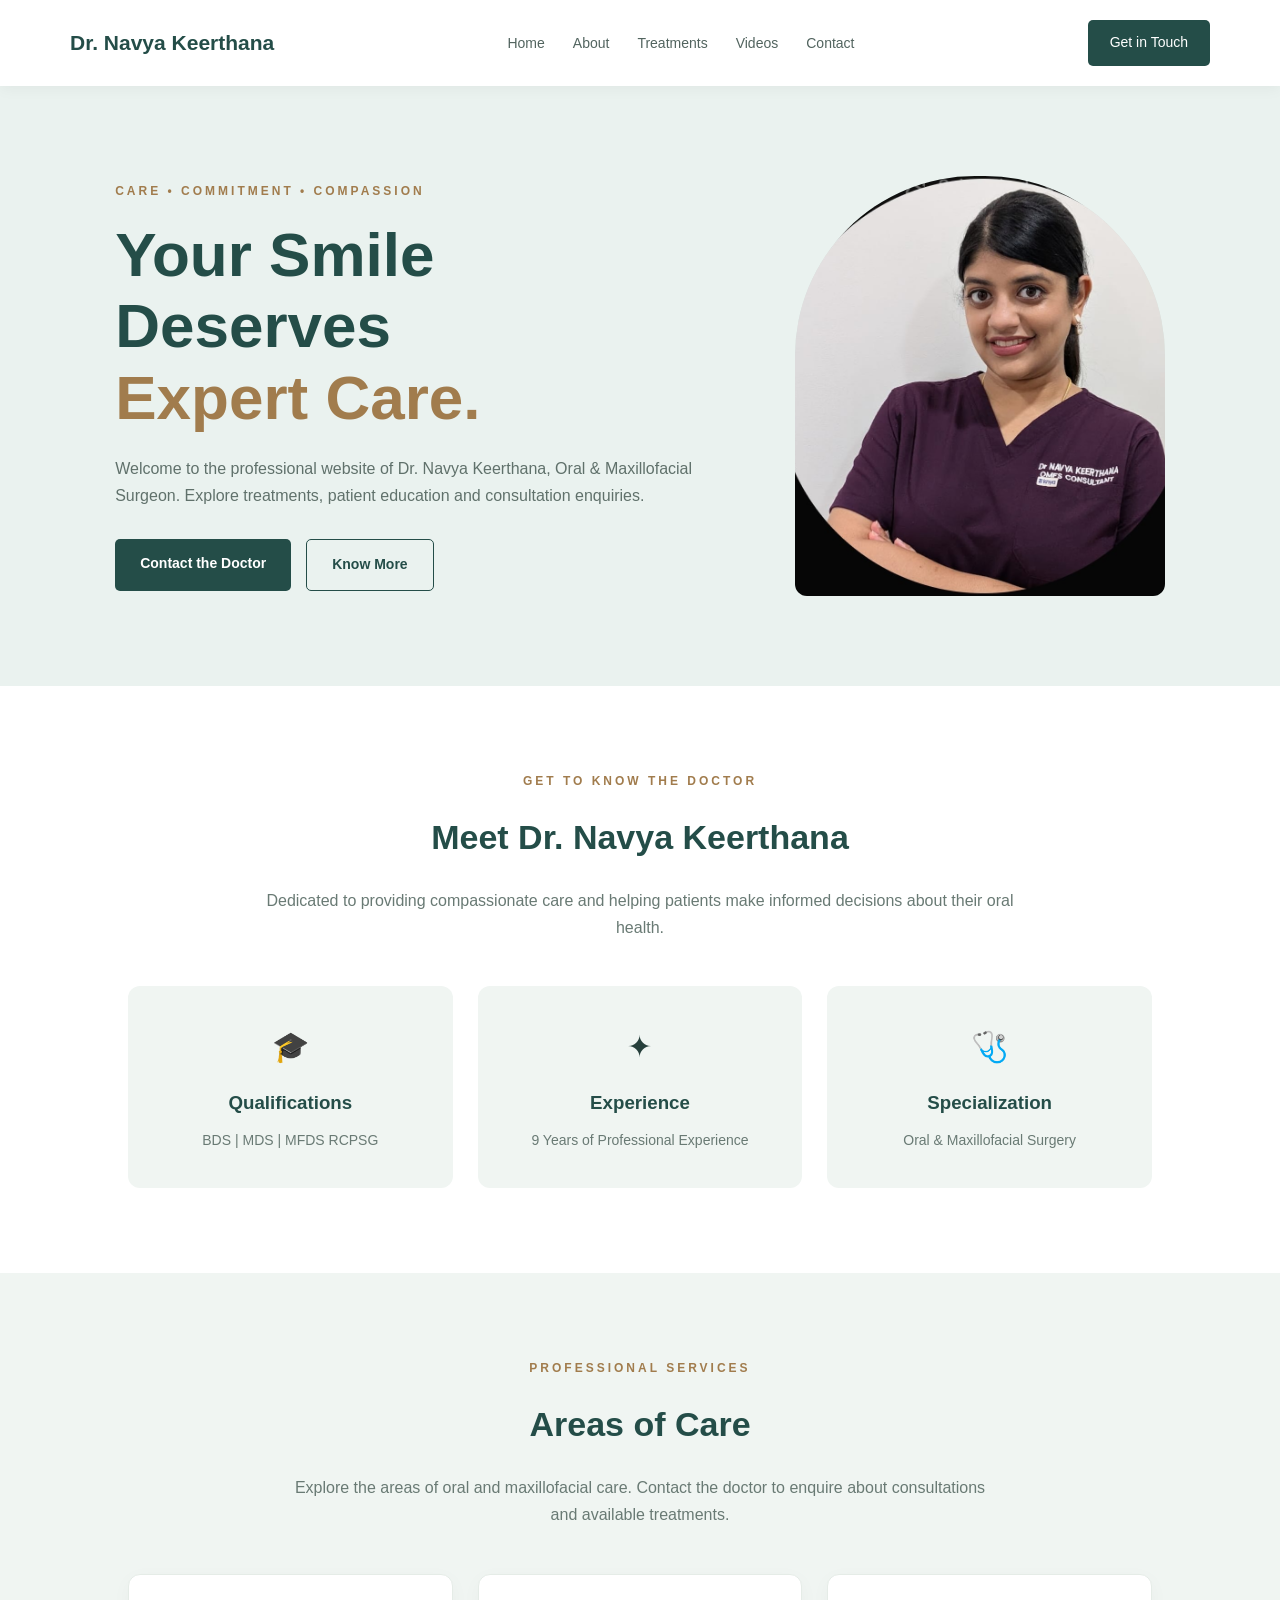
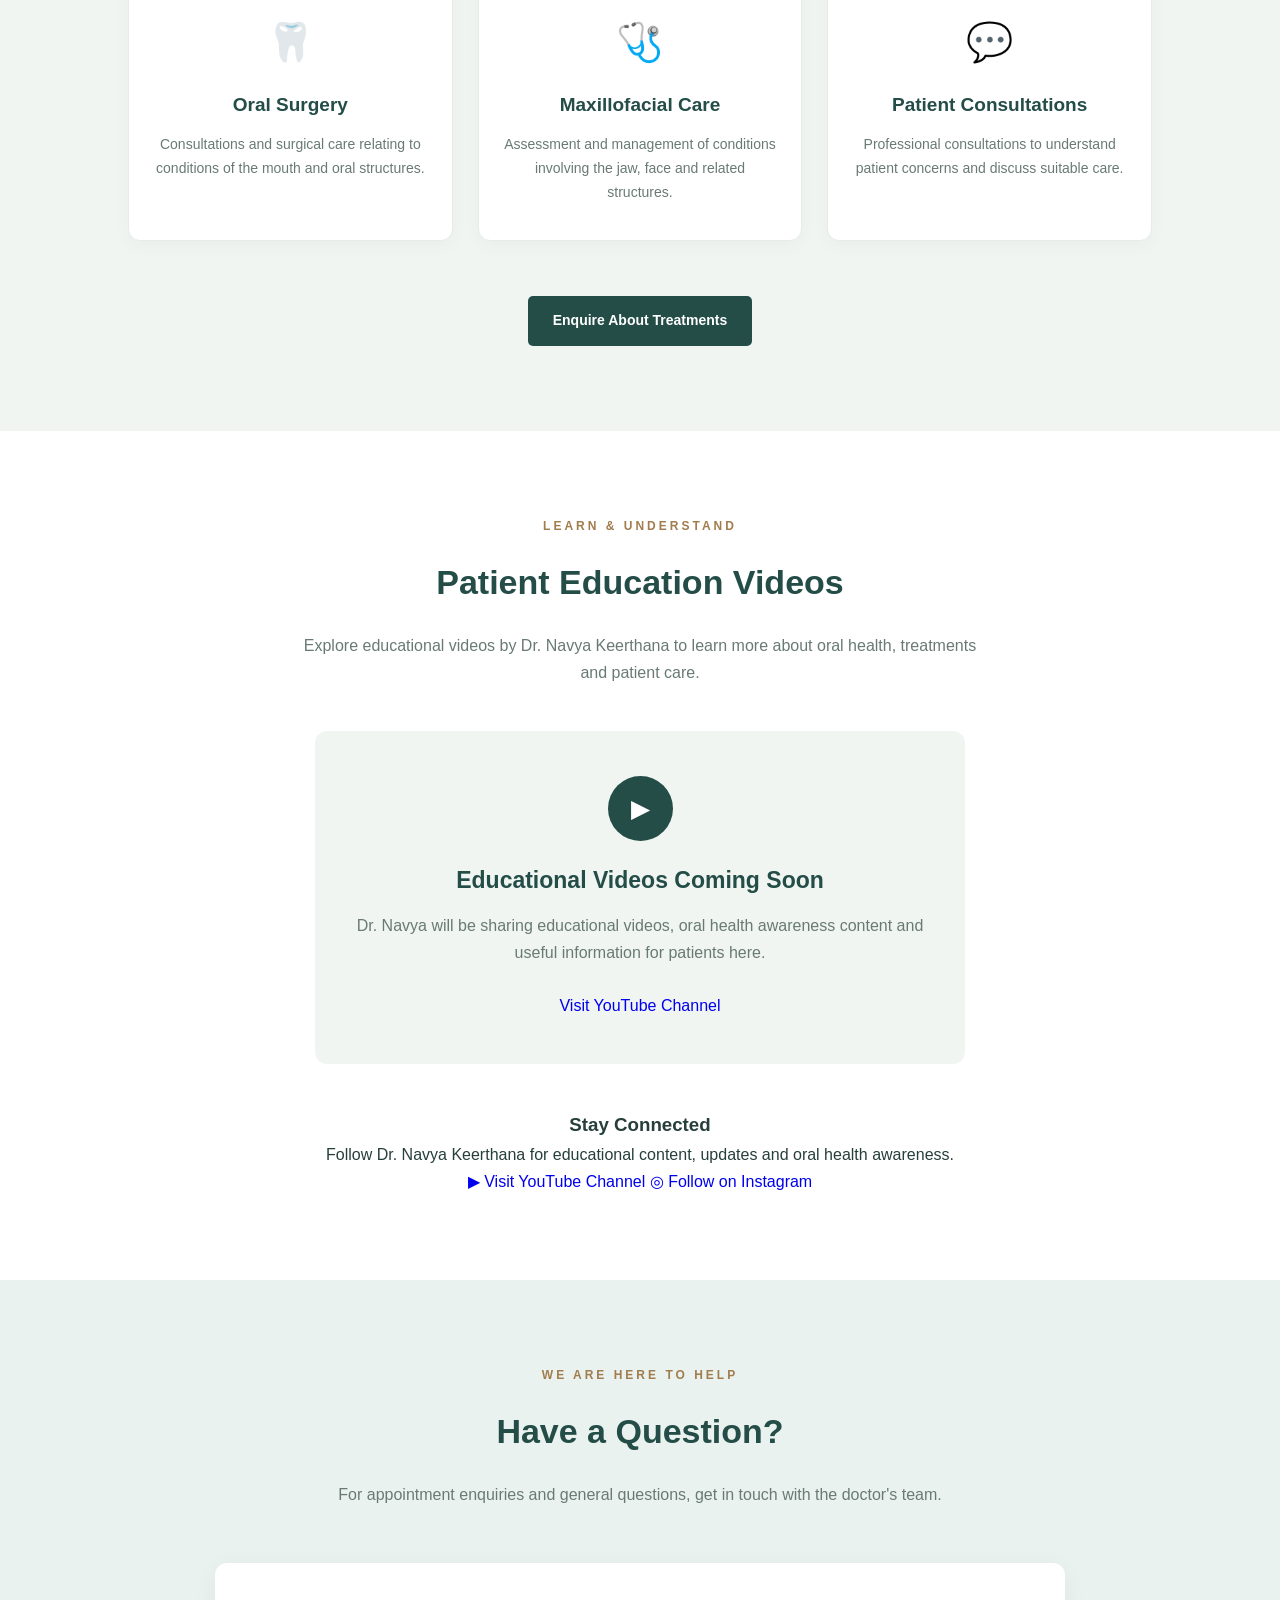
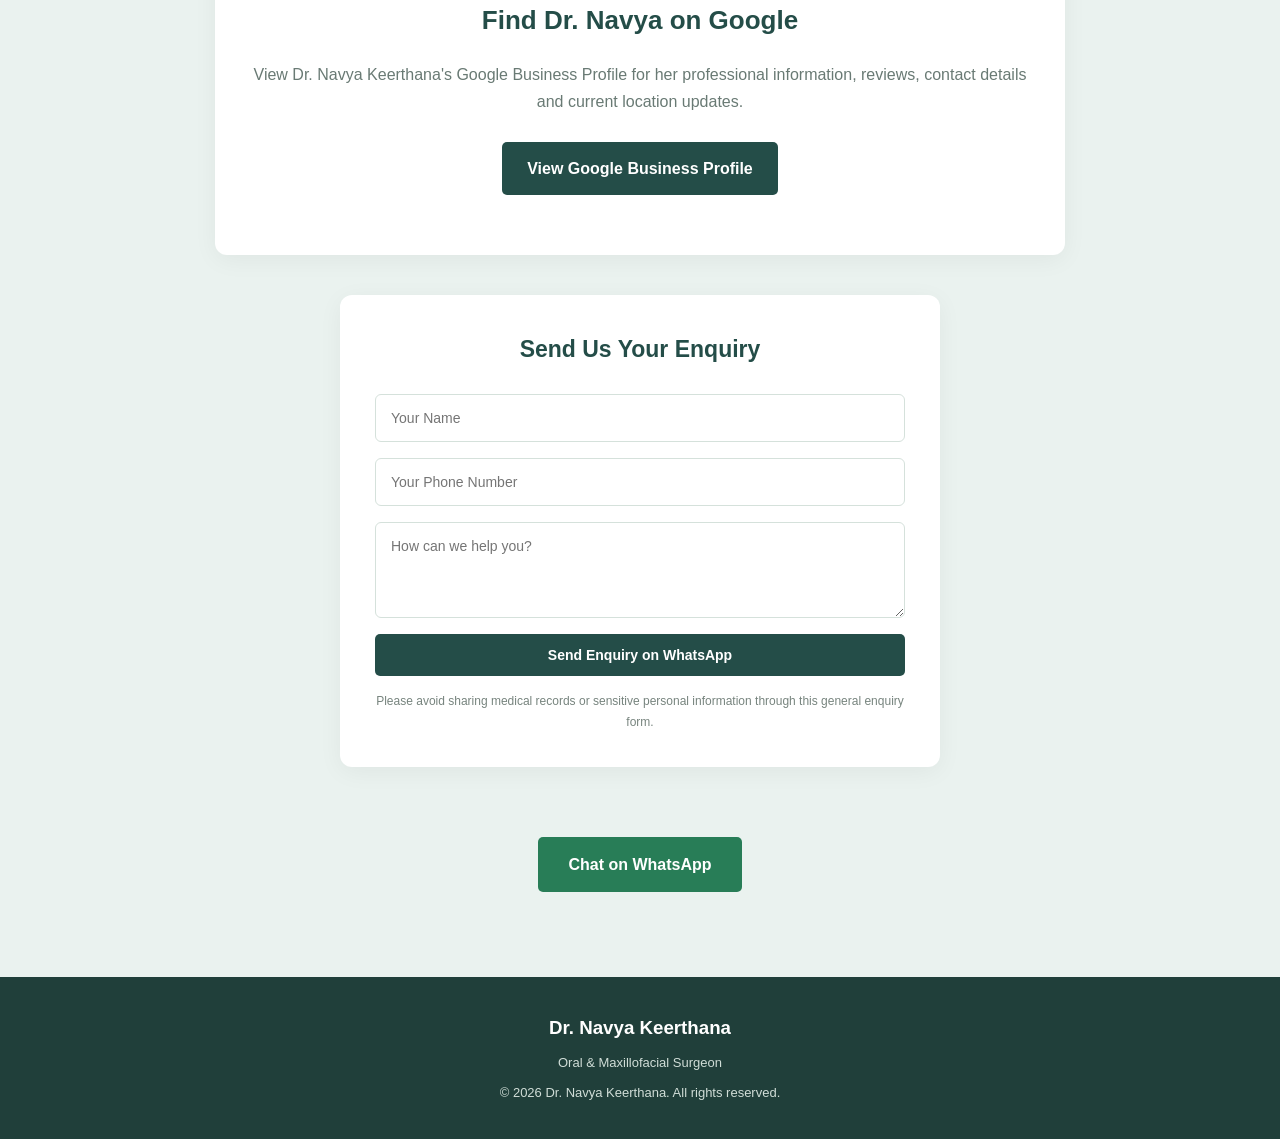
<file: index.html>
<!DOCTYPE html>
<html lang="en">
<head>
    <meta charset="UTF-8">
    <meta name="viewport" content="width=device-width, initial-scale=1.0">

    <title>Dr. Navya Keerthana | Oral & Maxillofacial Surgeon</title>

    <meta name="description" content="Explore the professional profile, treatments and patient education resources of Dr. Navya Keerthana.">

    <link rel="stylesheet" href="style.css">
</head>

<body>

    <!-- Navigation Bar -->
    <header>
        <nav class="navbar">
            <a href="#" class="logo">Dr. Navya Keerthana</a>

            <ul class="nav-links">
                <li><a href="#home">Home</a></li>
                <li><a href="#about">About</a></li>
                <li><a href="#treatments">Treatments</a></li>
                <li><a href="#videos">Videos</a></li>
                <li><a href="#contact">Contact</a></li>
            </ul>

            <a href="#contact" class="nav-button">Get in Touch</a>
        </nav>
    </header>

    <!-- Hero Section -->
    <section class="hero" id="home">

        <div class="hero-content">
            <p class="tagline">CARE • COMMITMENT • COMPASSION</p>

            <h1>
                Your Smile Deserves
                <span>Expert Care.</span>
            </h1>

            <p class="hero-description">
                Welcome to the professional website of
                Dr. Navya Keerthana, Oral & Maxillofacial Surgeon.
                Explore treatments, patient education and consultation enquiries.
            </p>

            <div class="hero-buttons">
                <a href="#contact" class="primary-button">
                    Contact the Doctor
                </a>

                <a href="#about" class="secondary-button">
                    Know More
                </a>
            </div>
        </div>

        <div class="hero-image">
    <img
        src="doctor.jpg"
        alt="Dr. Navya Keerthana, Oral and Maxillofacial Surgeon"
        class="doctor-photo"
    >
</div>
        </div>

    </section>

    
<!-- ABOUT SECTION -->
<section class="about" id="about">

    <p class="section-label">GET TO KNOW THE DOCTOR</p>

    <h2>Meet Dr. Navya Keerthana</h2>

    <p class="about-intro">
        Dedicated to providing compassionate care and helping
        patients make informed decisions about their oral health.
    </p>

    <div class="about-details">

        <div class="about-card">
            <span class="about-icon">🎓</span>
            <h3>Qualifications</h3>
            <p>BDS | MDS | MFDS RCPSG</p>
        </div>

        <div class="about-card">
            <span class="about-icon">✦</span>
            <h3>Experience</h3>
            <p>9 Years of Professional Experience</p>
        </div>

        <div class="about-card">
            <span class="about-icon">🩺</span>
            <h3>Specialization</h3>
            <p>Oral & Maxillofacial Surgery</p>
        </div>

    </div>

</section>


    
<!-- TREATMENTS SECTION -->
<section class="treatments" id="treatments">

    <p class="section-label">PROFESSIONAL SERVICES</p>

    <h2>Areas of Care</h2>

    <p class="treatments-intro">
        Explore the areas of oral and maxillofacial care.
        Contact the doctor to enquire about consultations
        and available treatments.
    </p>

    <div class="treatment-grid">

        <div class="treatment-card">
            <div class="treatment-icon">🦷</div>
            <h3>Oral Surgery</h3>
            <p>
                Consultations and surgical care relating to
                conditions of the mouth and oral structures.
            </p>
        </div>

        <div class="treatment-card">
            <div class="treatment-icon">🩺</div>
            <h3>Maxillofacial Care</h3>
            <p>
                Assessment and management of conditions
                involving the jaw, face and related structures.
            </p>
        </div>

        <div class="treatment-card">
            <div class="treatment-icon">💬</div>
            <h3>Patient Consultations</h3>
            <p>
                Professional consultations to understand
                patient concerns and discuss suitable care.
            </p>
        </div>

    </div>

    <a href="#contact" class="primary-button treatment-button">
        Enquire About Treatments
    </a>

</section>


    
<!-- EDUCATIONAL VIDEOS SECTION -->
<section class="videos" id="videos">

    <p class="section-label">LEARN & UNDERSTAND</p>

    <h2>Patient Education Videos</h2>

    <p class="videos-intro">
        Explore educational videos by Dr. Navya Keerthana
        to learn more about oral health, treatments
        and patient care.
    </p>

    
<div class="video-coming-soon">

    <div class="coming-soon-icon">▶</div>

    <h3>Educational Videos Coming Soon</h3>

    <p>
        Dr. Navya will be sharing educational videos,
        oral health awareness content and useful
        information for patients here.
    </p>

    <a href="https://www.youtube.com/@drnavyaomfs"
       target="_blank"
       rel="noopener noreferrer"
       class="youtube-button">
        Visit YouTube Channel
    </a>

</div>


    <!-- SOCIAL MEDIA LINKS -->

    <div class="social-links">

        <h3>Stay Connected</h3>

        <p>
            Follow Dr. Navya Keerthana for educational
            content, updates and oral health awareness.
        </p>

        <div class="social-buttons">

            <a href="https://www.youtube.com/@drnavyaomfs"
               target="_blank"
               rel="noopener noreferrer"
               class="youtube-button">
                ▶ Visit YouTube Channel
            </a>

            <a href="https://www.instagram.com/drnavyaomfs/"
               target="_blank"
               rel="noopener noreferrer"
               class="instagram-button">
                ◎ Follow on Instagram
            </a>

        </div>

    </div>

</section>



    <!-- Contact Section -->
    <section class="contact" id="contact">
        <p class="section-label">WE ARE HERE TO HELP</p>

        <h2>Have a Question?</h2>

        <p>
            For appointment enquiries and general questions,
            get in touch with the doctor's team.
        </p>
        

<!-- GOOGLE BUSINESS PROFILE -->

<div class="clinic-location">

    <h3>Find Dr. Navya on Google</h3>

    <p>
        View Dr. Navya Keerthana's Google Business Profile
        for her professional information, reviews,
        contact details and current location updates.
    </p>

    <a
        href="https://share.google/jEvGGC6K2L27bVGa2"
        target="_blank"
        rel="noopener noreferrer"
        class="map-button">
        View Google Business Profile
    </a>

</div>

        
<!-- PATIENT ENQUIRY FORM -->

<div class="query-form-container">

    <h3>Send Us Your Enquiry</h3>

    <form id="patient-query-form">

        <input
            type="text"
            id="patient-name"
            placeholder="Your Name"
            required
        >

        <input
            type="tel"
            id="patient-phone"
            placeholder="Your Phone Number"
            required
        >

        <textarea
            id="patient-message"
            placeholder="How can we help you?"
            rows="4"
            required
        ></textarea>

        <button type="submit" class="primary-button">
            Send Enquiry on WhatsApp
        </button>

    </form>

    <p class="form-note">
        Please avoid sharing medical records or sensitive
        personal information through this general enquiry form.
    </p>

</div>


        <a href="https://wa.me/919945156307"
   target="_blank"
   rel="noopener noreferrer"
   class="whatsapp-button">
    Chat on WhatsApp
</a>
    </section>

    <!-- Footer -->
    <footer>
        <h3>Dr. Navya Keerthana</h3>

        <p>Oral & Maxillofacial Surgeon</p>

        <p>© 2026 Dr. Navya Keerthana. All rights reserved.</p>
    </footer>

    <script src="script.js"></script>

</body>
</html>
</file>
<file: style.css>
/* GENERAL SETTINGS */
* {
    margin: 0;
    padding: 0;
    box-sizing: border-box;
    scroll-behavior: smooth;
}

body {
    font-family: 'Segoe UI', sans-serif;
    background: #FAFCFA;
    color: #263F3B;
    line-height: 1.7;
}

a {
    text-decoration: none;
}

/* NAVIGATION BAR */
header {
    background: #FFFFFF;
    position: sticky;
    top: 0;
    z-index: 100;
    box-shadow: 0 2px 15px rgba(0,0,0,0.05);
}

.navbar {
    max-width: 1200px;
    margin: auto;
    padding: 20px 30px;
    display: flex;
    justify-content: space-between;
    align-items: center;
}

.logo {
    font-size: 21px;
    font-weight: 700;
    color: #244D48;
}

.nav-links {
    display: flex;
    list-style: none;
    gap: 28px;
}

.nav-links a {
    color: #52645F;
    font-size: 14px;
    transition: 0.3s;
}

.nav-links a:hover {
    color: #B08A58;
}

.nav-button {
    background: #244D48;
    color: white;
    padding: 11px 22px;
    border-radius: 5px;
    font-size: 14px;
}

/* HOME SECTION */
.hero {
    min-height: 570px;
    padding: 90px 9%;
    display: flex;
    align-items: center;
    justify-content: space-between;
    gap: 50px;
    background: #EAF2EF;
}

.hero-content {
    max-width: 600px;
}

.tagline, .section-label {
    color: #A17C4D;
    font-size: 12px;
    letter-spacing: 3px;
    font-weight: 700;
    margin-bottom: 18px;
}

.hero h1 {
    font-size: clamp(38px, 5vw, 62px);
    line-height: 1.15;
    color: #244D48;
    margin-bottom: 22px;
}

.hero h1 span {
    display: block;
    color: #A17C4D;
}

.hero-description {
    color: #60716B;
    font-size: 16px;
    margin-bottom: 30px;
}

.hero-buttons {
    display: flex;
    gap: 15px;
    flex-wrap: wrap;
}

.primary-button, .secondary-button {
    padding: 13px 25px;
    border-radius: 5px;
    font-weight: 600;
    font-size: 14px;
}

.primary-button {
    background: #244D48;
    color: white;
}

.secondary-button {
    border: 1px solid #244D48;
    color: #244D48;
}

/* DOCTOR PHOTO */
.hero-image {
    width: 370px;
    min-width: 280px;
    height: 420px;
    background: #D7E4DF;
    border-radius: 180px 180px 12px 12px;
    display: flex;
    justify-content: center;
    align-items: center;
    text-align: center;
}

.image-placeholder {
    padding: 20px;
    color: #526B63;
}

.image-placeholder small {
    font-size: 12px;
}

/* ABOUT SECTION */
.about, .treatments, .videos, .contact {
    padding: 85px 10%;
    text-align: center;
}

.about h2, .treatments h2,
.videos h2, .contact h2 {
    font-size: 34px;
    color: #244D48;
    margin-bottom: 20px;
}

.about > p:last-child,
.treatments > p:not(.section-label),
.videos > p:not(.section-label),
.contact > p:not(.section-label) {
    max-width: 700px;
    margin: auto;
    color: #697A74;
}


/* TREATMENTS SECTION */

.treatments {
    background: #F0F5F2;
}

.treatments-intro {
    max-width: 700px;
    margin: 0 auto;
    color: #697A74;
}

.treatment-grid {
    display: grid;
    grid-template-columns: repeat(3, 1fr);
    gap: 25px;
    max-width: 1100px;
    margin: 45px auto;
}

.treatment-card {
    background: #FFFFFF;
    padding: 35px 25px;
    border-radius: 12px;
    text-align: center;
    border: 1px solid #E5ECE7;
    box-shadow: 0 5px 20px rgba(0,0,0,0.03);
    transition: 0.3s ease;
}

.treatment-card:hover {
    transform: translateY(-8px);
    box-shadow: 0 12px 25px rgba(36,77,72,0.10);
}

.treatment-icon {
    font-size: 38px;
    margin-bottom: 15px;
}

.treatment-card h3 {
    color: #244D48;
    font-size: 19px;
    margin-bottom: 12px;
}

.treatment-card p {
    color: #697A74;
    font-size: 14px;
}

.treatment-button {
    display: inline-block;
    margin-top: 10px;
}

@media (max-width: 768px) {
    .treatment-grid {
        grid-template-columns: 1fr;
    }
}



/* EDUCATIONAL VIDEOS SECTION */

.videos {
    background: #FFFFFF;
}

.videos-intro {
    max-width: 700px;
    margin: 0 auto;
    color: #697A74;
}

.video-grid {
    display: grid;
    grid-template-columns: repeat(3, 1fr);
    gap: 25px;
    max-width: 1100px;
    margin: 45px auto 0;
}

.video-card {
    background: #F0F5F2;
    padding: 15px;
    border-radius: 12px;
    text-align: left;
    transition: 0.3s ease;
}

.video-card:hover {
    transform: translateY(-6px);
}

.video-thumbnail {
    height: 180px;
    background: #244D48;
    border-radius: 8px;
    display: flex;
    align-items: center;
    justify-content: center;
}

.video-thumbnail span {
    background: white;
    color: #244D48;
    width: 52px;
    height: 52px;
    border-radius: 50%;
    display: flex;
    justify-content: center;
    align-items: center;
    font-size: 22px;
}

.video-card h3 {
    color: #244D48;
    margin: 18px 5px 5px;
    font-size: 17px;
}

.video-card p {
    color: #697A74;
    font-size: 13px;
    margin: 5px;
}

@media (max-width: 768px) {
    .video-grid {
        grid-template-columns: 1fr;
    }
}


/* CONTACT */
.contact {
    background: #EAF2EF;
}

.whatsapp-button {
    display: inline-block;
    margin-top: 30px;
    padding: 14px 30px;
    background: #287D57;
    color: white;
    border-radius: 5px;
    font-weight: 600;
}

/* FOOTER */
footer {
    background: #203F3A;
    color: white;
    text-align: center;
    padding: 35px 20px;
}

footer h3 {
    margin-bottom: 8px;
}

footer p {
    font-size: 13px;
    color: #D0DDD7;
    margin-top: 8px;
}

/* MOBILE RESPONSIVENESS */
@media (max-width: 768px) {

    .navbar {
        flex-wrap: wrap;
        gap: 15px;
    }

    .nav-links {
        width: 100%;
        justify-content: center;
        flex-wrap: wrap;
        gap: 15px;
    }

    .nav-button {
        display: none;
    }

    .hero {
        flex-direction: column;
        text-align: center;
        padding: 60px 7%;
    }

    .hero-buttons {
        justify-content: center;
    }

    .hero-image {
        width: 85%;
        max-width: 370px;
        min-width: 0;
        height: 350px;
    }

    .about, .treatments, .videos, .contact {
        padding: 65px 7%;
    }

    .about h2, .treatments h2,
    .videos h2, .contact h2 {
        font-size: 27px;
    }
}

/* DOCTOR PROFILE PHOTO */
.doctor-photo {
    width: 100%;
    height: 100%;
    object-fit: cover;
    border-radius: inherit;
    display: block;
}

/* ABOUT SECTION ENHANCEMENT */

.about {
    background: #FFFFFF;
}

.about-intro {
    max-width: 750px;
    margin: 0 auto 40px;
    color: #697A74;
    font-size: 16px;
}

.about-details {
    display: grid;
    grid-template-columns: repeat(3, 1fr);
    gap: 25px;
    max-width: 1050px;
    margin: 45px auto 0;
}

.about-card {
    background: #F0F5F2;
    padding: 35px 20px;
    border-radius: 12px;
    transition: transform 0.3s ease;
}

.about-card:hover {
    transform: translateY(-7px);
}

.about-icon {
    font-size: 30px;
}

.about-card h3 {
    color: #244D48;
    margin: 15px 0 10px;
}

.about-card p {
    color: #697A74;
    font-size: 14px;
}

@media (max-width: 768px) {
    .about-details {
        grid-template-columns: 1fr;
    }
}

/* PATIENT ENQUIRY FORM */

.query-form-container {
    max-width: 600px;
    margin: 40px auto;
    padding: 35px;
    background: #FFFFFF;
    border-radius: 12px;
    box-shadow: 0 5px 25px rgba(0,0,0,0.05);
}

.query-form-container h3 {
    color: #244D48;
    font-size: 23px;
    margin-bottom: 25px;
}

#patient-query-form {
    display: flex;
    flex-direction: column;
    gap: 16px;
}

#patient-query-form input,
#patient-query-form textarea {
    width: 100%;
    padding: 15px;
    border: 1px solid #D5E1DB;
    border-radius: 6px;
    font-family: inherit;
    font-size: 14px;
    outline: none;
}

#patient-query-form input:focus,
#patient-query-form textarea:focus {
    border-color: #244D48;
}

#patient-query-form textarea {
    resize: vertical;
}

#patient-query-form button {
    border: none;
    cursor: pointer;
}

.form-note {
    font-size: 12px;
    color: #77847E;
    margin-top: 15px;
}

/* CLINIC LOCATION */

.clinic-location {
    max-width: 850px;
    margin: 55px auto 0;
    padding: 35px;
    background: #FFFFFF;
    border-radius: 12px;
    box-shadow: 0 5px 25px rgba(0,0,0,0.05);
}

.clinic-location h3 {
    color: #244D48;
    font-size: 26px;
    margin-bottom: 18px;
}

.clinic-location p {
    color: #697A74;
    margin-bottom: 12px;
}

.map-button {
    display: inline-block;
    margin: 15px 0 25px;
    padding: 13px 25px;
    background: #244D48;
    color: white;
    border-radius: 5px;
    font-weight: 600;
}

.map-container {
    overflow: hidden;
    border-radius: 10px;
}

.map-container iframe {
    display: block;
    max-width: 100%;
}

@media (max-width: 768px) {
    .clinic-location {
        padding: 20px;
    }
}

/* EDUCATIONAL VIDEOS COMING SOON */

.video-coming-soon {
    max-width: 650px;
    margin: 45px auto;
    padding: 45px 30px;
    background: #F0F5F2;
    border-radius: 12px;
    text-align: center;
}

.coming-soon-icon {
    width: 65px;
    height: 65px;
    margin: 0 auto 20px;
    background: #244D48;
    color: white;
    border-radius: 50%;
    display: flex;
    justify-content: center;
    align-items: center;
    font-size: 25px;
}

.video-coming-soon h3 {
    color: #244D48;
    font-size: 23px;
    margin-bottom: 12px;
}

.video-coming-soon p {
    color: #697A74;
    margin-bottom: 25px;
}
</file>
